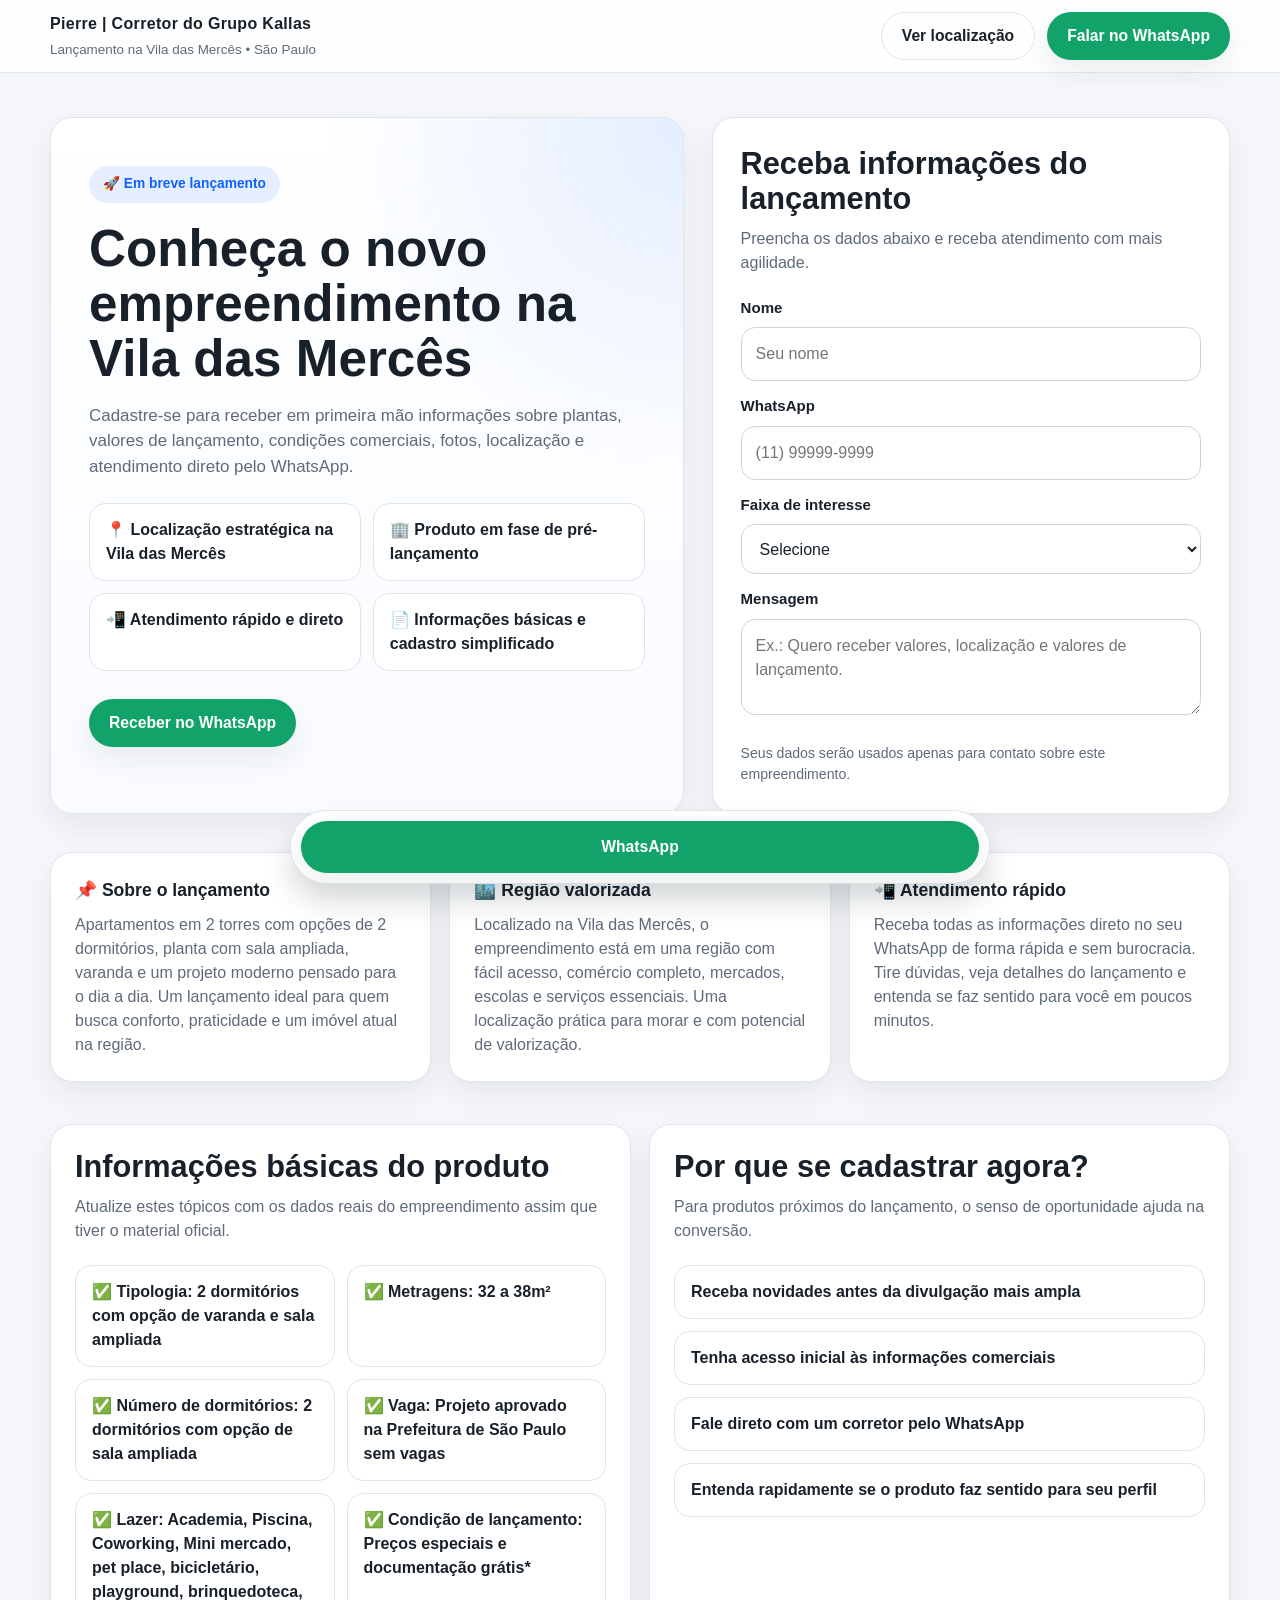
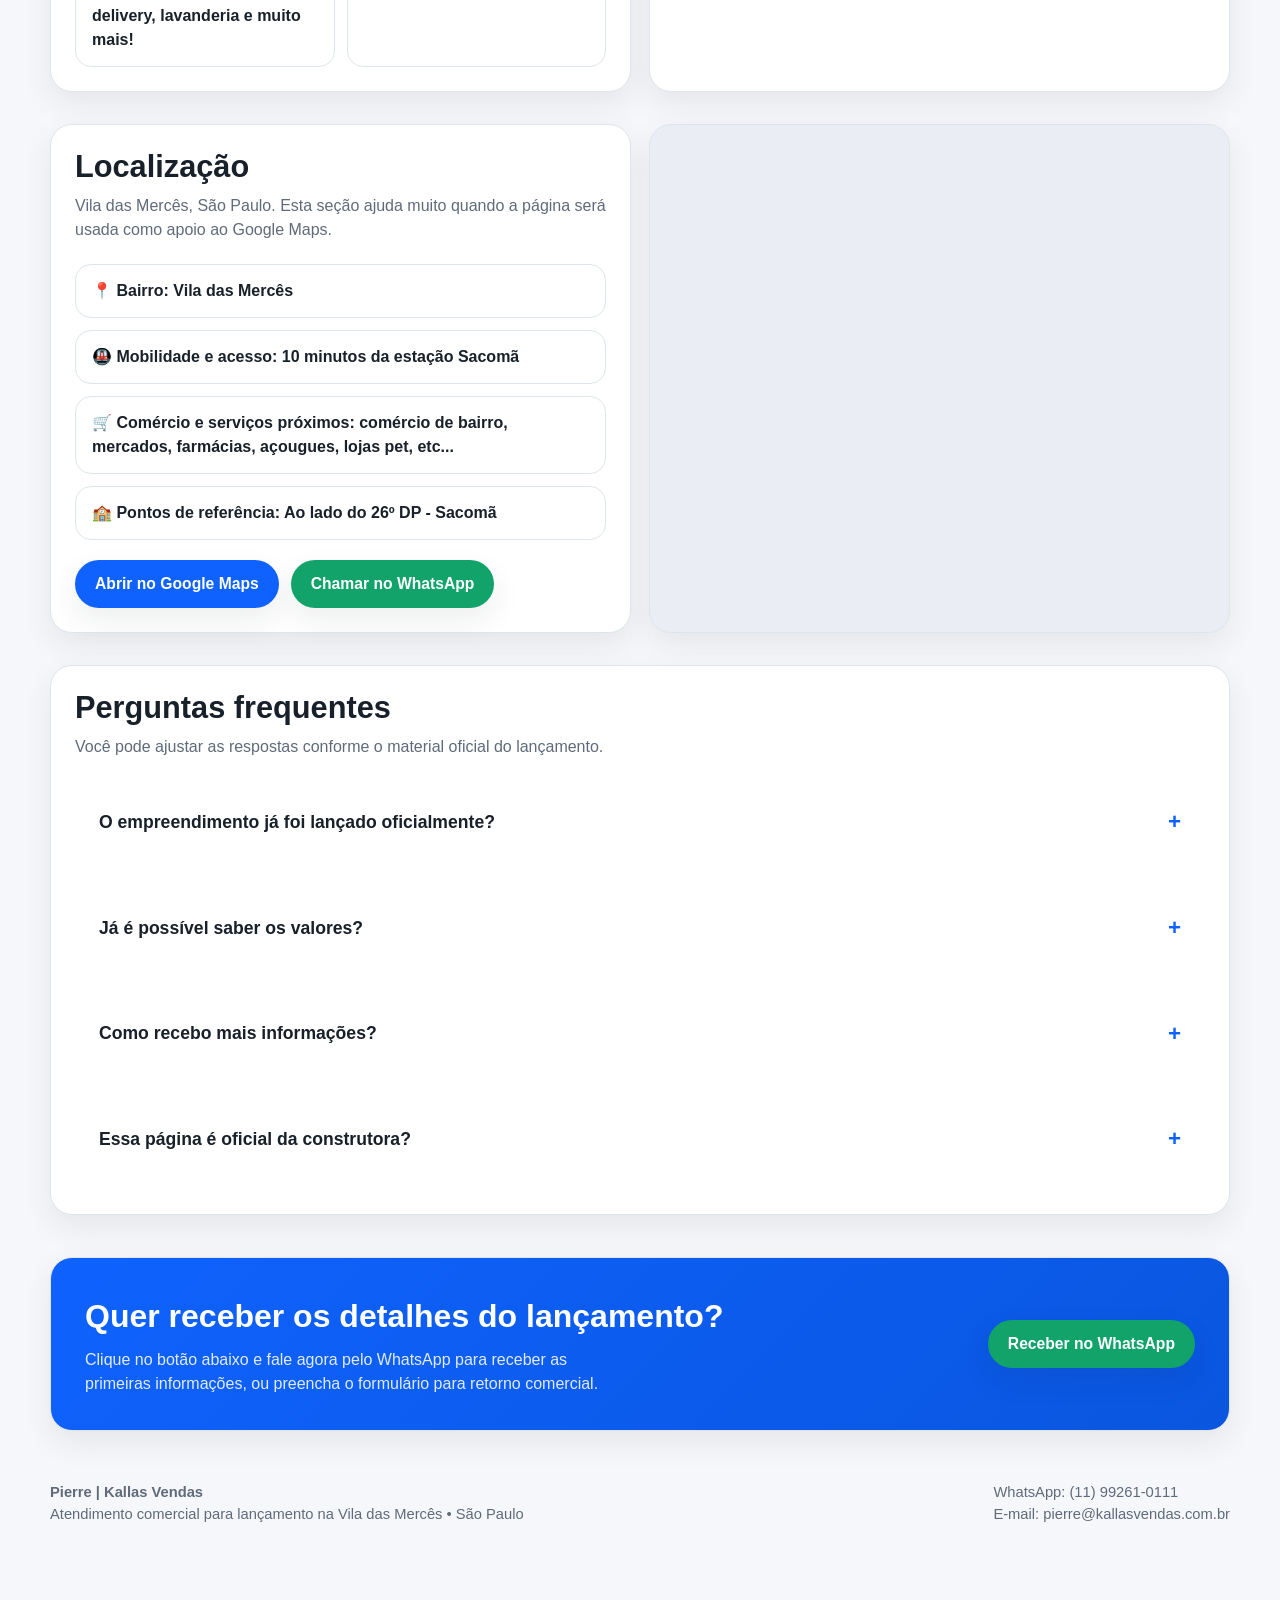
<file: index.html>
<!DOCTYPE html>
<html lang="pt-BR">
<head>
  <meta charset="UTF-8" />
  <meta name="viewport" content="width=device-width, initial-scale=1.0" />
  <title>Lançamento na Vila das Mercês | Cadastre-se</title>
  <meta
    name="description"
    content="Conheça o novo lançamento imobiliário na Vila das Mercês, São Paulo. Receba informações, valores de lançamento, plantas e condições pelo WhatsApp."
  />
  <style>
    :root {
      --bg: #f6f7fb;
      --surface: #ffffff;
      --surface-2: #f1f4f8;
      --text: #18202a;
      --muted: #5f6b7a;
      --line: #dfe5ec;
      --primary: #0f62fe;
      --primary-dark: #0b4dcc;
      --accent: #11a36a;
      --accent-dark: #0b7a4f;
      --shadow: 0 12px 30px rgba(24, 32, 42, 0.08);
      --radius-lg: 22px;
      --radius-md: 16px;
      --radius-sm: 12px;
      --container: 1180px;
    }

    * {
      box-sizing: border-box;
    }

    html {
      scroll-behavior: smooth;
    }

    body {
      margin: 0;
      font-family: Arial, Helvetica, sans-serif;
      background: var(--bg);
      color: var(--text);
      line-height: 1.5;
    }

    img {
      max-width: 100%;
      display: block;
    }

    a {
      color: inherit;
      text-decoration: none;
    }

    .container {
      width: min(calc(100% - 32px), var(--container));
      margin: 0 auto;
    }

    .topbar {
      position: sticky;
      top: 0;
      z-index: 40;
      backdrop-filter: blur(14px);
      background: rgba(255, 255, 255, 0.88);
      border-bottom: 1px solid rgba(223, 229, 236, 0.9);
    }

    .topbar__inner {
      min-height: 72px;
      display: flex;
      align-items: center;
      justify-content: space-between;
      gap: 20px;
    }

    .brand {
      display: flex;
      flex-direction: column;
      gap: 4px;
    }

    .brand__name {
      font-size: 1rem;
      font-weight: 700;
      letter-spacing: 0.02em;
    }

    .brand__sub {
      font-size: 0.84rem;
      color: var(--muted);
    }

    .topbar__actions {
      display: flex;
      align-items: center;
      gap: 12px;
      flex-wrap: wrap;
    }

    .btn {
      display: inline-flex;
      align-items: center;
      justify-content: center;
      min-height: 48px;
      padding: 0 20px;
      border-radius: 999px;
      border: none;
      cursor: pointer;
      font-size: 0.98rem;
      font-weight: 700;
      transition: 0.2s ease;
    }

    .btn:hover {
      transform: translateY(-1px);
    }

    .btn--primary {
      background: var(--primary);
      color: #fff;
      box-shadow: var(--shadow);
    }

    .btn--primary:hover {
      background: var(--primary-dark);
    }

    .btn--whatsapp {
      background: var(--accent);
      color: #fff;
      box-shadow: var(--shadow);
    }

    .btn--whatsapp:hover {
      background: var(--accent-dark);
    }

    .btn--ghost {
      background: transparent;
      border: 1px solid var(--line);
      color: var(--text);
    }

    .hero {
      padding: 44px 0 30px;
    }

    .hero__grid {
      display: grid;
      grid-template-columns: 1.1fr 0.9fr;
      gap: 28px;
      align-items: stretch;
    }

    .card {
      background: var(--surface);
      border: 1px solid var(--line);
      border-radius: var(--radius-lg);
      box-shadow: var(--shadow);
    }

    .hero__content {
      padding: 38px;
      display: flex;
      flex-direction: column;
      justify-content: center;
      background:
        radial-gradient(circle at top right, rgba(15, 98, 254, 0.11), transparent 38%),
        linear-gradient(180deg, #ffffff, #f9fbff);
    }

    .badge {
      width: fit-content;
      padding: 8px 14px;
      border-radius: 999px;
      background: rgba(15, 98, 254, 0.1);
      color: var(--primary);
      font-size: 0.86rem;
      font-weight: 700;
      margin-bottom: 18px;
    }

    h1 {
      margin: 0 0 16px;
      font-size: clamp(2rem, 4vw, 3.5rem);
      line-height: 1.08;
    }

    .hero__lead {
      margin: 0 0 24px;
      font-size: 1.06rem;
      color: var(--muted);
      max-width: 58ch;
    }

    .hero__highlights {
      display: grid;
      grid-template-columns: repeat(2, minmax(0, 1fr));
      gap: 12px;
      margin: 0 0 28px;
      padding: 0;
      list-style: none;
    }

    .hero__highlights li,
    .feature-list li,
    .info-list li {
      background: var(--surface);
      border: 1px solid var(--line);
      border-radius: var(--radius-md);
      padding: 14px 16px;
      font-weight: 600;
    }

    .hero__cta {
      display: flex;
      gap: 12px;
      flex-wrap: wrap;
      margin-bottom: 18px;
    }

    .hero__note {
      margin: 0;
      font-size: 0.92rem;
      color: var(--muted);
    }

    .hero__form {
      padding: 28px;
      display: flex;
      flex-direction: column;
      justify-content: center;
    }

    .section-title {
      margin: 0 0 10px;
      font-size: clamp(1.5rem, 2.4vw, 2.2rem);
      line-height: 1.15;
    }

    .section-text {
      margin: 0;
      color: var(--muted);
    }

    form {
      margin-top: 22px;
      display: grid;
      gap: 14px;
    }

    .field {
      display: grid;
      gap: 8px;
    }

    .field label {
      font-weight: 700;
      font-size: 0.94rem;
    }

    .field input,
    .field select,
    .field textarea {
      width: 100%;
      min-height: 50px;
      padding: 14px 14px;
      border: 1px solid #ccd6e0;
      border-radius: 14px;
      font: inherit;
      color: var(--text);
      background: #fff;
      outline: none;
      transition: border-color 0.2s ease, box-shadow 0.2s ease;
    }

    .field textarea {
      min-height: 96px;
      resize: vertical;
    }

    .field input:focus,
    .field select:focus,
    .field textarea:focus {
      border-color: var(--primary);
      box-shadow: 0 0 0 4px rgba(15, 98, 254, 0.12);
    }

    .form__helper,
    .privacy {
      font-size: 0.88rem;
      color: var(--muted);
      margin: 0;
    }

    .status {
      display: none;
      padding: 14px 16px;
      border-radius: 14px;
      font-weight: 700;
      font-size: 0.94rem;
    }

    .status.is-visible {
      display: block;
    }

    .status.is-success {
      background: rgba(17, 163, 106, 0.12);
      color: var(--accent-dark);
      border: 1px solid rgba(17, 163, 106, 0.24);
    }

    .status.is-error {
      background: rgba(216, 66, 66, 0.1);
      color: #b42318;
      border: 1px solid rgba(216, 66, 66, 0.18);
    }

    section {
      padding: 18px 0 24px;
    }

    .features,
    .location,
    .faq,
    .contact {
      padding-top: 8px;
    }

    .grid-3,
    .grid-2 {
      display: grid;
      gap: 18px;
    }

    .grid-3 {
      grid-template-columns: repeat(3, minmax(0, 1fr));
    }

    .grid-2 {
      grid-template-columns: repeat(2, minmax(0, 1fr));
    }

    .info-card,
    .faq-item,
    .location-card,
    .contact-card {
      padding: 24px;
    }

    .info-card h3,
    .location-card h3,
    .contact-card h3,
    .faq-item summary {
      margin: 0 0 10px;
      font-size: 1.1rem;
    }

    .info-card p,
    .location-card p,
    .contact-card p,
    .faq-item p {
      margin: 0;
      color: var(--muted);
    }

    .feature-list,
    .info-list {
      padding: 0;
      margin: 22px 0 0;
      list-style: none;
      display: grid;
      gap: 12px;
    }

    .feature-list {
      grid-template-columns: repeat(2, minmax(0, 1fr));
    }

    .faq-list {
      display: grid;
      gap: 14px;
      margin-top: 22px;
    }

    .faq-item {
      overflow: hidden;
    }

    .faq-item summary {
      list-style: none;
      cursor: pointer;
      font-weight: 700;
      display: flex;
      align-items: center;
      justify-content: space-between;
      gap: 16px;
    }

    .faq-item summary::-webkit-details-marker {
      display: none;
    }

    .faq-item summary::after {
      content: "+";
      font-size: 1.4rem;
      color: var(--primary);
      flex-shrink: 0;
    }

    .faq-item[open] summary::after {
      content: "–";
    }

    .faq-item p {
      padding-top: 12px;
    }

    .map-wrap {
      border-radius: var(--radius-lg);
      overflow: hidden;
      border: 1px solid var(--line);
      min-height: 340px;
      background: #eaeef4;
    }

    .map-wrap iframe {
      width: 100%;
      height: 100%;
      min-height: 340px;
      border: 0;
    }

    .cta-band {
      padding: 34px;
      display: flex;
      align-items: center;
      justify-content: space-between;
      gap: 20px;
      margin-top: 10px;
      background: linear-gradient(135deg, #0f62fe, #0a56df);
      color: #fff;
    }

    .cta-band h2 {
      margin: 0 0 8px;
      font-size: clamp(1.5rem, 2.5vw, 2.4rem);
    }

    .cta-band p {
      margin: 0;
      color: rgba(255, 255, 255, 0.88);
      max-width: 60ch;
    }

    footer {
      padding: 26px 0 90px;
    }

    .footer {
      display: flex;
      align-items: center;
      justify-content: space-between;
      gap: 18px;
      flex-wrap: wrap;
      color: var(--muted);
      font-size: 0.92rem;
    }

    .floating-bar {
      position: fixed;
      left: 50%;
      bottom: 16px;
      transform: translateX(-50%);
      width: min(calc(100% - 20px), 700px);
      background: rgba(255, 255, 255, 0.95);
      border: 1px solid rgba(223, 229, 236, 0.95);
      box-shadow: 0 18px 30px rgba(24, 32, 42, 0.14);
      border-radius: 999px;
      padding: 10px;
      z-index: 55;
      display: flex;
      gap: 10px;
      backdrop-filter: blur(12px);
    }

    .floating-bar .btn {
      flex: 1;
      min-height: 52px;
    }

    @media (max-width: 980px) {
      .hero__grid,
      .grid-3,
      .grid-2,
      .feature-list,
      .cta-band {
        grid-template-columns: 1fr;
      }

      .hero__content,
      .hero__form,
      .cta-band {
        padding: 24px;
      }

      .cta-band {
        display: grid;
      }
    }

    @media (max-width: 720px) {
      .topbar__inner,
      .topbar__actions,
      .hero__cta,
      .footer {
        flex-direction: column;
        align-items: stretch;
      }

      .hero {
        padding-top: 24px;
      }

      .hero__highlights {
        grid-template-columns: 1fr;
      }

      .floating-bar {
        border-radius: 24px;
        padding: 12px;
        display: grid;
      }

      .btn,
      .floating-bar .btn {
        width: 100%;
      }
    }
  </style>
</head>
<body>
  <header class="topbar">
    <div class="container topbar__inner">
      <div class="brand">
        <span class="brand__name">Pierre | Corretor do Grupo Kallas </span>
        <span class="brand__sub">Lançamento na Vila das Mercês • São Paulo</span>
      </div>
      <div class="topbar__actions">
        <a class="btn btn--ghost" href="#localizacao">Ver localização</a>
        <a class="btn btn--whatsapp" id="topWhatsappBtn" href="https://wa.me/5511992610111?text=Olá!%20Quero%20mais%20informações%20sobre%20o%20lançamento%20na%20Vila%20das%20Mercês." target="_blank" rel="noopener noreferrer">Falar no WhatsApp</a>
      </div>
    </div>
  </header>

  <main>
    <section class="hero">
      <div class="container hero__grid">
        <div class="card hero__content">
          <div class="badge">🚀 Em breve lançamento</div>
          <h1>Conheça o novo empreendimento na Vila das Mercês</h1>
          <p class="hero__lead">
            Cadastre-se para receber em primeira mão informações sobre plantas, valores de lançamento,
            condições comerciais, fotos, localização e atendimento direto pelo WhatsApp.
          </p>

          <ul class="hero__highlights">
            <li>📍 Localização estratégica na Vila das Mercês</li>
            <li>🏢 Produto em fase de pré-lançamento</li>
            <li>📲 Atendimento rápido e direto</li>
            <li>📄 Informações básicas e cadastro simplificado</li>
          </ul>

          <div class="hero__cta">
            
            <a class="btn btn--whatsapp" href="https://wa.me/5511992610111?text=Olá!%20Tenho%20interesse%20no%20lançamento%20da%20Vila%20das%20Mercês.%20Pode%20me%20passar%20mais%20informações?" target="_blank" rel="noopener noreferrer">Receber no WhatsApp</a>
          </div>

          <p class="hero__note">
            
          </p>
        </div>

        <aside class="card hero__form" id="cadastro">
          <h2 class="section-title">Receba informações do lançamento</h2>
          <p class="section-text">
            Preencha os dados abaixo e receba atendimento com mais agilidade.
          </p>

          <form id="leadForm">
            <div class="field">
              <label for="name">Nome</label>
              <input id="name" name="name" type="text" placeholder="Seu nome" required />
            </div>

            <div class="field">
              <label for="phone">WhatsApp</label>
              <input id="phone" name="phone" type="tel" placeholder="(11) 99999-9999" required />
            </div>

            <div class="field">
              <label for="interest">Faixa de interesse</label>
              <select id="interest" name="interest" required>
                <option value="">Selecione</option>
                <option value="Primeiro imóvel">Primeiro imóvel</option>
                <option value="Moradia própria">Moradia própria</option>
                <option value="Investimento">Investimento</option>
                <option value="Ainda avaliando">Ainda avaliando</option>
              </select>
            </div>

            <div class="field">
              <label for="message">Mensagem</label>
              <textarea id="message" name="message" placeholder="Ex.: Quero receber valores, localização e valores de lançamento."></textarea>
            </div>

            
            <p class="form__helper"></p>
            <p class="privacy">Seus dados serão usados apenas para contato sobre este empreendimento.</p>
            <div class="status" id="formStatus"></div>
          </form>
        </aside>
      </div>
    </section>

    <section class="features">
      <div class="container">
        <div class="grid-3">
          <article class="card info-card">
            <h3>📌 Sobre o lançamento</h3>
            <p>
              Apartamentos em 2 torres com opções de 2 dormitórios, planta com sala ampliada, varanda e um projeto moderno pensado para o dia a dia. Um lançamento ideal para quem busca conforto, praticidade e um imóvel atual na região.
            </p>
          </article>

          <article class="card info-card">
            <h3>🏙️ Região valorizada</h3>
            <p>
             Localizado na Vila das Mercês, o empreendimento está em uma região com fácil acesso, comércio completo, mercados, escolas e serviços essenciais. Uma localização prática para morar e com potencial de valorização.
            </p>
          </article>

          <article class="card info-card">
            <h3>📲 Atendimento rápido</h3>
            <p>
              Receba todas as informações direto no seu WhatsApp de forma rápida e sem burocracia. Tire dúvidas, veja detalhes do lançamento e entenda se faz sentido para você em poucos minutos.
            </p>
          </article>
        </div>
      </div>
    </section>

    <section>
      <div class="container grid-2">
        <article class="card info-card">
          <h2 class="section-title">Informações básicas do produto</h2>
          <p class="section-text">
            Atualize estes tópicos com os dados reais do empreendimento assim que tiver o material oficial.
          </p>
          <ul class="feature-list">
            <li>✅ Tipologia: 2 dormitórios com opção de varanda e sala ampliada </li>
            <li>✅ Metragens: 32 a 38m²</li>
            <li>✅ Número de dormitórios: 2 dormitórios com opção de sala ampliada </li>
            <li>✅ Vaga: Projeto aprovado na Prefeitura de São Paulo sem vagas</li>
            <li>✅ Lazer: Academia, Piscina, Coworking, Mini mercado, pet place, bicicletário, playground, brinquedoteca, delivery, lavanderia e muito mais! </li>
            <li>✅ Condição de lançamento: Preços especiais e documentação grátis*</li>
          </ul>
        </article>

        <article class="card info-card">
          <h2 class="section-title">Por que se cadastrar agora?</h2>
          <p class="section-text">
            Para produtos próximos do lançamento, o senso de oportunidade ajuda na conversão.
          </p>
          <ul class="info-list">
            <li>Receba novidades antes da divulgação mais ampla</li>
            <li>Tenha acesso inicial às informações comerciais</li>
            <li>Fale direto com um corretor pelo WhatsApp</li>
            <li>Entenda rapidamente se o produto faz sentido para seu perfil</li>
          </ul>
        </article>
      </div>
    </section>

    <section class="location" id="localizacao">
      <div class="container grid-2">
        <article class="card location-card">
          <h2 class="section-title">Localização</h2>
          <p class="section-text">
            Vila das Mercês, São Paulo. Esta seção ajuda muito quando a página será usada como apoio ao Google Maps.
          </p>
          <ul class="info-list">
            <li>📍 Bairro: Vila das Mercês</li>
            <li>🚇 Mobilidade e acesso: 10 minutos da estação Sacomã</li>
            <li>🛒 Comércio e serviços próximos: comércio de bairro, mercados, farmácias, açougues, lojas pet, etc... </li>
            <li>🏫 Pontos de referência: Ao lado do 26º DP - Sacomã </li>
          </ul>
          <div style="margin-top: 20px; display: flex; gap: 12px; flex-wrap: wrap;">
            <a class="btn btn--primary" href="https://www.google.com/maps/place/Kazzas+Vila+das+Merc%C3%AAs/@-23.6231399,-46.6026683,226m/data=!3m1!1e3!4m6!3m5!1s0x94ce5bb691fa6761:0xd5246a7b2c9a9497!8m2!3d-23.6235306!4d-46.6025646!16s%2Fg%2F11zkwfbxp0!5m1!1e2?entry=ttu&g_ep=EgoyMDI2MDQxNC4wIKXMDSoASAFQAw%3D%3D" target="_blank" rel="noopener noreferrer">Abrir no Google Maps</a>
            <a class="btn btn--whatsapp" href="https://wa.me/5511992610111?text=Olá!%20Vi%20a%20página%20do%20lançamento%20na%20Vila%20das%20Mercês%20e%20quero%20mais%20detalhes." target="_blank" rel="noopener noreferrer">Chamar no WhatsApp</a>
          </div>
        </article>

        <div class="map-wrap card" aria-label="Mapa da localização do empreendimento">
          <iframe
            title="Mapa Vila das Mercês"
            src="https://www.google.com/maps?q=Vila%20das%20Mercês%2C%20São%20Paulo&z=15&output=embed"
            loading="lazy"
            referrerpolicy="no-referrer-when-downgrade">
          </iframe>
        </div>
      </div>
    </section>

    <section class="faq">
      <div class="container">
        <div class="card info-card">
          <h2 class="section-title">Perguntas frequentes</h2>
          <p class="section-text">Você pode ajustar as respostas conforme o material oficial do lançamento.</p>

          <div class="faq-list">
            <details class="faq-item">
              <summary>O empreendimento já foi lançado oficialmente?</summary>
              <p>
                Ainda está em fase de pré-lançamento ou lançamento iminente. Cadastre-se para receber as informações assim que forem disponibilizadas.
              </p>
            </details>

            <details class="faq-item">
              <summary>Já é possível saber os valores?</summary>
              <p>
                Os valores finais podem variar conforme a fase comercial. Deixe seu contato para receber as condições atualizadas assim que estiverem disponíveis.
              </p>
            </details>

            <details class="faq-item">
              <summary>Como recebo mais informações?</summary>
              <p>
                Você pode preencher o formulário desta página ou falar diretamente pelo WhatsApp para atendimento mais rápido.
              </p>
            </details>

            <details class="faq-item">
              <summary>Essa página é oficial da construtora?</summary>
              <p>
                Não. Esta página é independente.  
              </p>
            </details>
          </div>
        </div>
      </div>
    </section>

    <section class="contact">
      <div class="container">
        <div class="card cta-band">
          <div>
            <h2>Quer receber os detalhes do lançamento?</h2>
            <p>
              Clique no botão abaixo e fale agora pelo WhatsApp para receber as primeiras informações,
              ou preencha o formulário para retorno comercial.
            </p>
          </div>
          <div style="display:flex; gap:12px; flex-wrap: wrap;">
            <a class="btn btn--whatsapp" href="https://wa.me/5511992610111?text=Olá!%20Quero%20receber%20informações%20sobre%20o%20lançamento%20na%20Vila%20das%20Mercês." target="_blank" rel="noopener noreferrer">Receber no WhatsApp</a>
           
          </div>
        </div>
      </div>
    </section>
  </main>

  <footer>
    <div class="container footer">
      <div>
        <strong>Pierre | Kallas Vendas</strong><br />
        Atendimento comercial para lançamento na Vila das Mercês • São Paulo
      </div>
      <div>
        WhatsApp: (11) 99261-0111<br />
        E-mail: pierre@kallasvendas.com.br
      </div>
    </div>
  </footer>

  <div class="floating-bar">
    
    <a class="btn btn--whatsapp" href="https://wa.me/5511992610111?text=Olá!%20Quero%20falar%20sobre%20o%20lançamento%20na%20Vila%20das%20Mercês." target="_blank" rel="noopener noreferrer">WhatsApp</a>
  </div>

  <script>
    const form = document.getElementById('leadForm');
    const statusBox = document.getElementById('formStatus');
    const phoneInput = document.getElementById('phone');

    function formatPhone(value) {
      const digits = value.replace(/\D/g, '').slice(0, 11);

      if (digits.length <= 2) return digits;
      if (digits.length <= 7) return `(${digits.slice(0, 2)}) ${digits.slice(2)}`;
      if (digits.length <= 11) return `(${digits.slice(0, 2)}) ${digits.slice(2, 7)}-${digits.slice(7)}`;
      return value;
    }

    phoneInput.addEventListener('input', (e) => {
      e.target.value = formatPhone(e.target.value);
    });

    function showStatus(message, type) {
      statusBox.textContent = message;
      statusBox.className = `status is-visible ${type === 'success' ? 'is-success' : 'is-error'}`;
    }

    form.addEventListener('submit', function (event) {
      event.preventDefault();

      const name = document.getElementById('name').value.trim();
      const phone = document.getElementById('phone').value.trim();
      const interest = document.getElementById('interest').value.trim();
      const message = document.getElementById('message').value.trim();

      if (!name || !phone || !interest) {
        showStatus('Preencha nome, WhatsApp e faixa de interesse.', 'error');
        return;
      }

      const whatsappNumber = '5511999999999';
      const text = `Olá! Quero informações sobre o lançamento na Vila das Mercês.%0A%0A` +
        `Nome: ${encodeURIComponent(name)}%0A` +
        `WhatsApp: ${encodeURIComponent(phone)}%0A` +
        `Interesse: ${encodeURIComponent(interest)}%0A` +
        `Mensagem: ${encodeURIComponent(message || 'Não informada')}`;

      showStatus('Cadastro preenchido com sucesso. Você será direcionado para o WhatsApp.', 'success');

      setTimeout(() => {
        window.open(`https://wa.me/${5511992610111}?text=${text}`, '_blank');
        form.reset();
      }, 700);
    });
  </script>
</body>
</html>
</file>
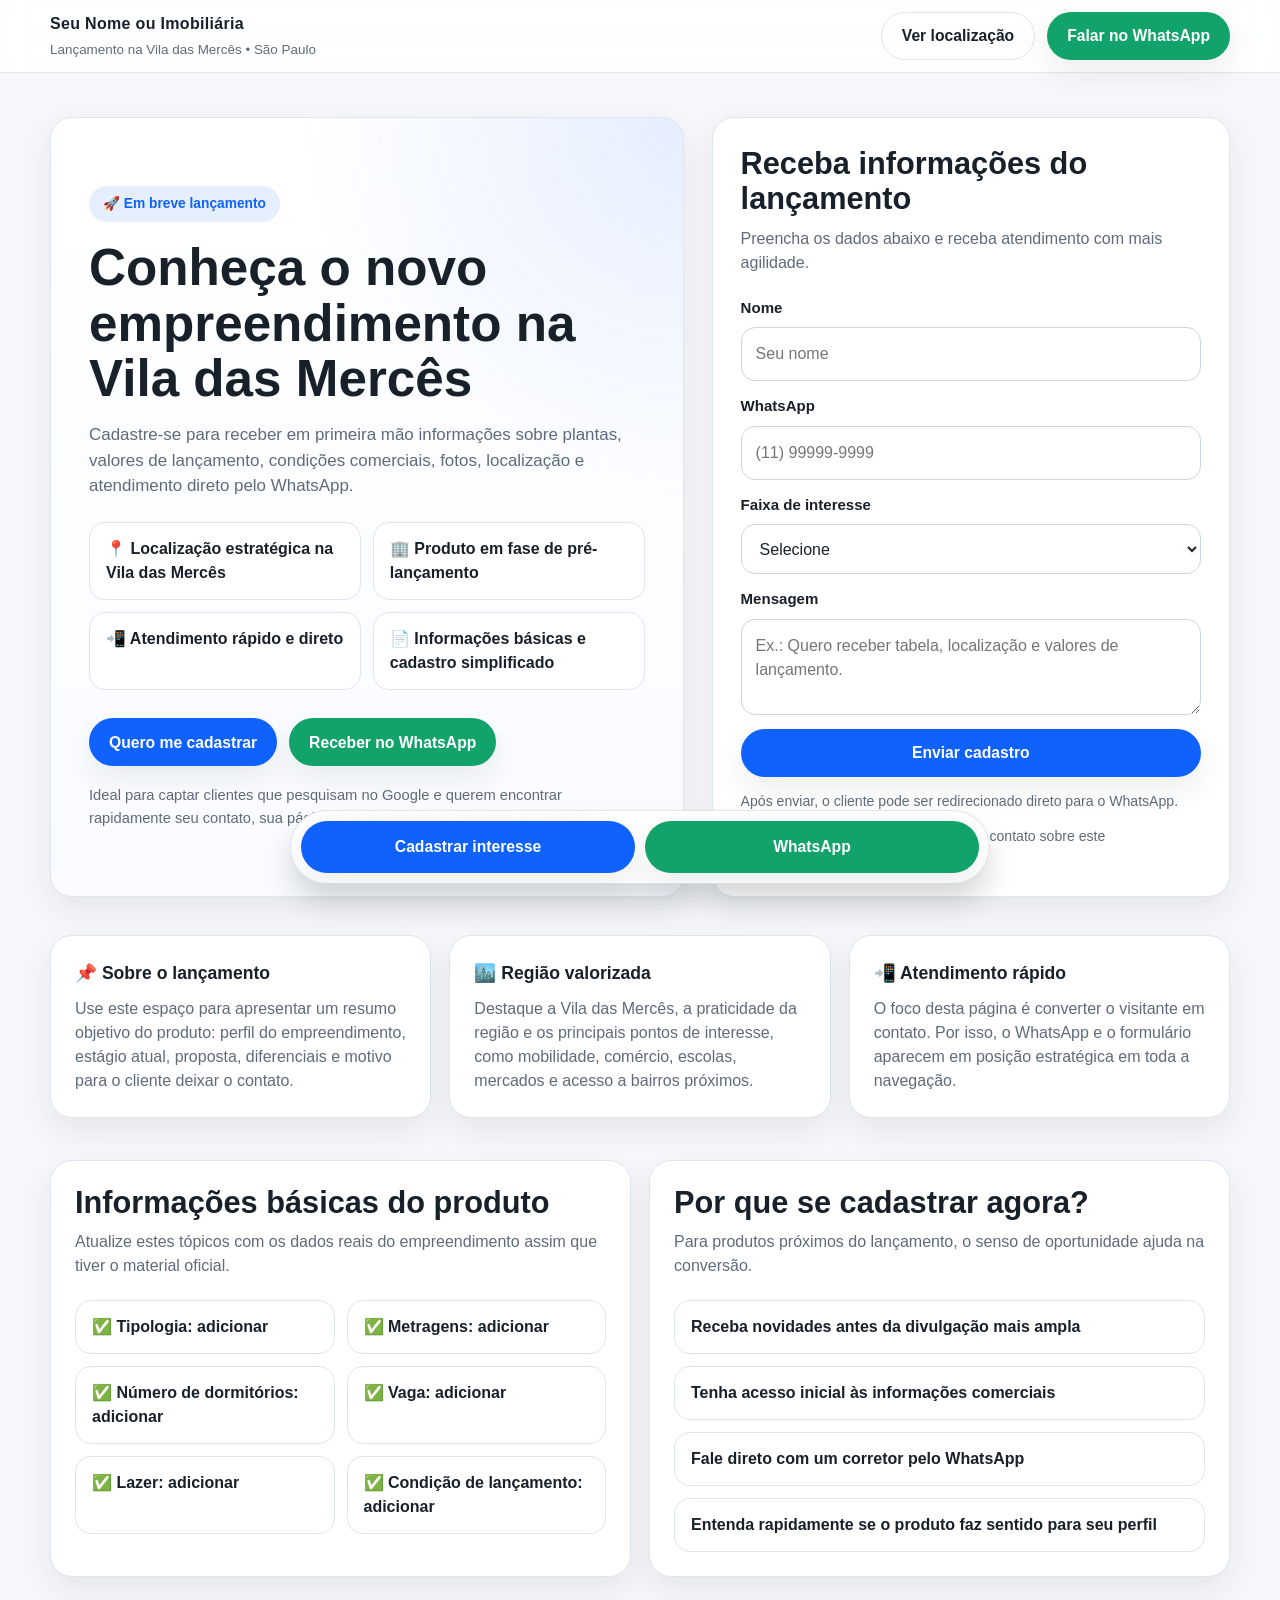
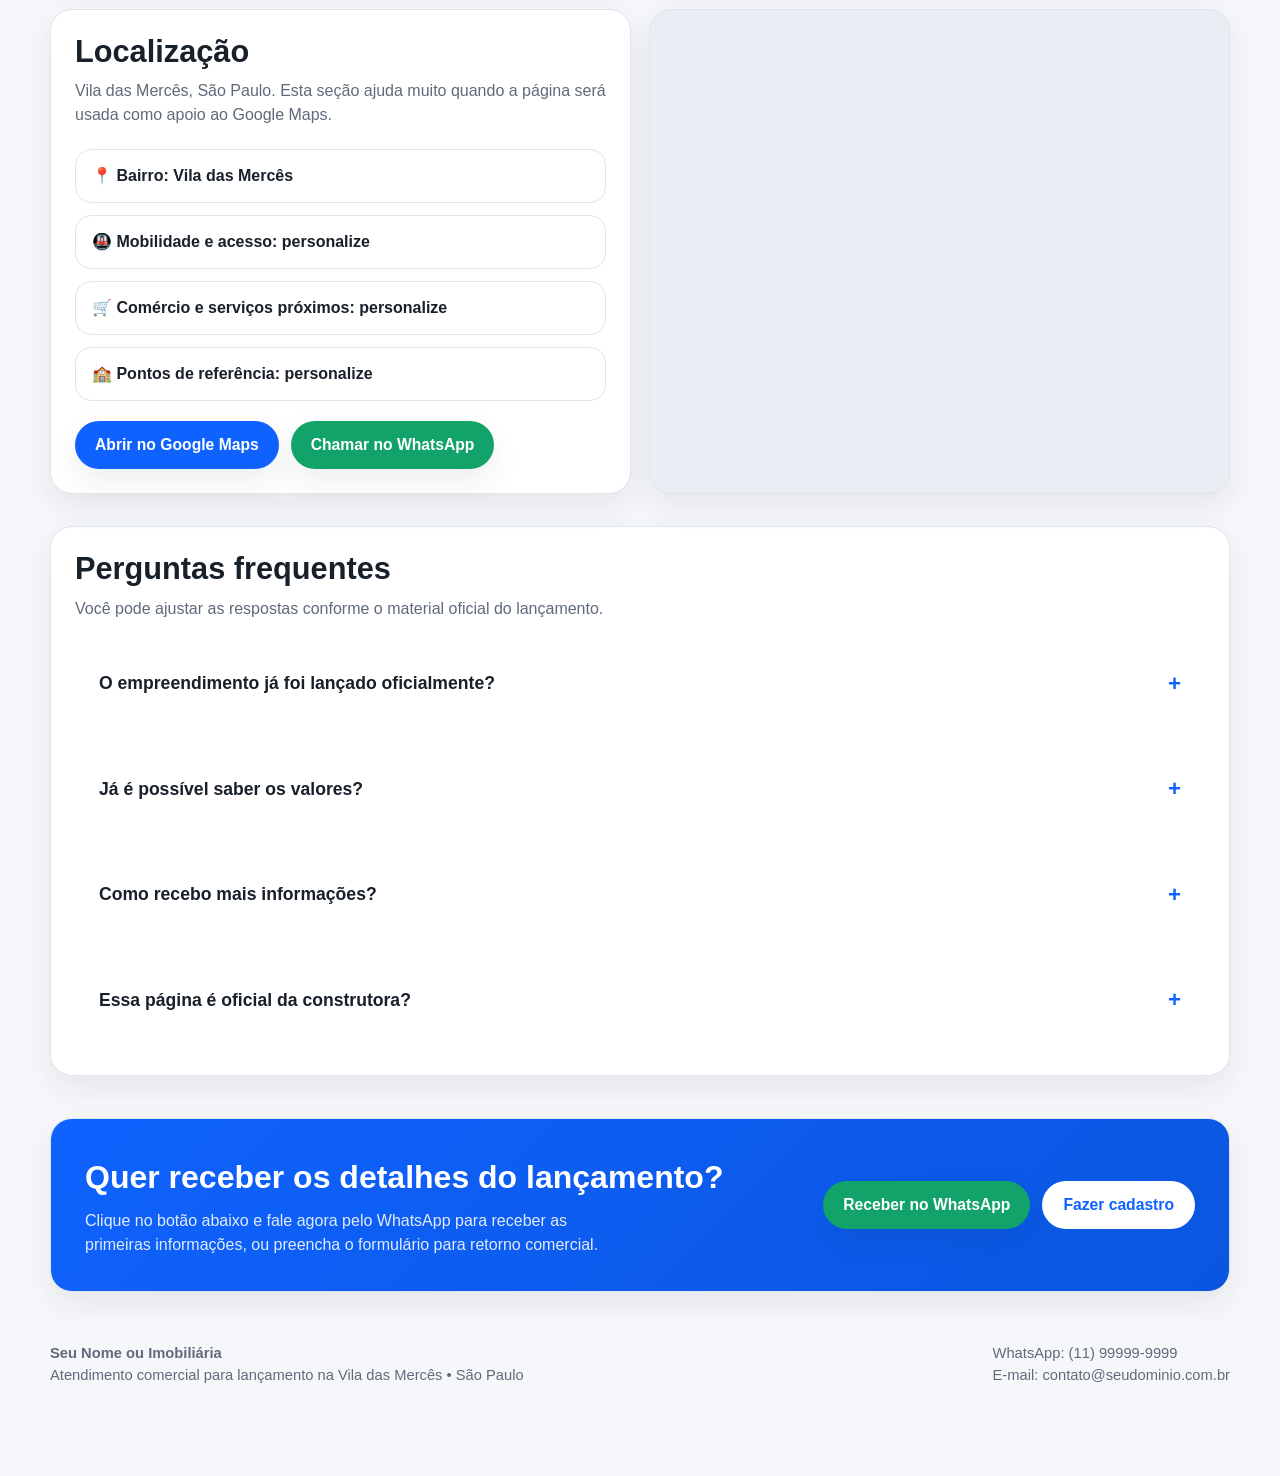
<file: index.html.html>
<!DOCTYPE html>
<html lang="pt-BR">
<head>
  <meta charset="UTF-8" />
  <meta name="viewport" content="width=device-width, initial-scale=1.0" />
  <title>Lançamento na Vila das Mercês | Cadastre-se</title>
  <meta
    name="description"
    content="Conheça o novo lançamento imobiliário na Vila das Mercês, São Paulo. Receba informações, valores de lançamento, plantas e condições pelo WhatsApp."
  />
  <style>
    :root {
      --bg: #f6f7fb;
      --surface: #ffffff;
      --surface-2: #f1f4f8;
      --text: #18202a;
      --muted: #5f6b7a;
      --line: #dfe5ec;
      --primary: #0f62fe;
      --primary-dark: #0b4dcc;
      --accent: #11a36a;
      --accent-dark: #0b7a4f;
      --shadow: 0 12px 30px rgba(24, 32, 42, 0.08);
      --radius-lg: 22px;
      --radius-md: 16px;
      --radius-sm: 12px;
      --container: 1180px;
    }

    * {
      box-sizing: border-box;
    }

    html {
      scroll-behavior: smooth;
    }

    body {
      margin: 0;
      font-family: Arial, Helvetica, sans-serif;
      background: var(--bg);
      color: var(--text);
      line-height: 1.5;
    }

    img {
      max-width: 100%;
      display: block;
    }

    a {
      color: inherit;
      text-decoration: none;
    }

    .container {
      width: min(calc(100% - 32px), var(--container));
      margin: 0 auto;
    }

    .topbar {
      position: sticky;
      top: 0;
      z-index: 40;
      backdrop-filter: blur(14px);
      background: rgba(255, 255, 255, 0.88);
      border-bottom: 1px solid rgba(223, 229, 236, 0.9);
    }

    .topbar__inner {
      min-height: 72px;
      display: flex;
      align-items: center;
      justify-content: space-between;
      gap: 20px;
    }

    .brand {
      display: flex;
      flex-direction: column;
      gap: 4px;
    }

    .brand__name {
      font-size: 1rem;
      font-weight: 700;
      letter-spacing: 0.02em;
    }

    .brand__sub {
      font-size: 0.84rem;
      color: var(--muted);
    }

    .topbar__actions {
      display: flex;
      align-items: center;
      gap: 12px;
      flex-wrap: wrap;
    }

    .btn {
      display: inline-flex;
      align-items: center;
      justify-content: center;
      min-height: 48px;
      padding: 0 20px;
      border-radius: 999px;
      border: none;
      cursor: pointer;
      font-size: 0.98rem;
      font-weight: 700;
      transition: 0.2s ease;
    }

    .btn:hover {
      transform: translateY(-1px);
    }

    .btn--primary {
      background: var(--primary);
      color: #fff;
      box-shadow: var(--shadow);
    }

    .btn--primary:hover {
      background: var(--primary-dark);
    }

    .btn--whatsapp {
      background: var(--accent);
      color: #fff;
      box-shadow: var(--shadow);
    }

    .btn--whatsapp:hover {
      background: var(--accent-dark);
    }

    .btn--ghost {
      background: transparent;
      border: 1px solid var(--line);
      color: var(--text);
    }

    .hero {
      padding: 44px 0 30px;
    }

    .hero__grid {
      display: grid;
      grid-template-columns: 1.1fr 0.9fr;
      gap: 28px;
      align-items: stretch;
    }

    .card {
      background: var(--surface);
      border: 1px solid var(--line);
      border-radius: var(--radius-lg);
      box-shadow: var(--shadow);
    }

    .hero__content {
      padding: 38px;
      display: flex;
      flex-direction: column;
      justify-content: center;
      background:
        radial-gradient(circle at top right, rgba(15, 98, 254, 0.11), transparent 38%),
        linear-gradient(180deg, #ffffff, #f9fbff);
    }

    .badge {
      width: fit-content;
      padding: 8px 14px;
      border-radius: 999px;
      background: rgba(15, 98, 254, 0.1);
      color: var(--primary);
      font-size: 0.86rem;
      font-weight: 700;
      margin-bottom: 18px;
    }

    h1 {
      margin: 0 0 16px;
      font-size: clamp(2rem, 4vw, 3.5rem);
      line-height: 1.08;
    }

    .hero__lead {
      margin: 0 0 24px;
      font-size: 1.06rem;
      color: var(--muted);
      max-width: 58ch;
    }

    .hero__highlights {
      display: grid;
      grid-template-columns: repeat(2, minmax(0, 1fr));
      gap: 12px;
      margin: 0 0 28px;
      padding: 0;
      list-style: none;
    }

    .hero__highlights li,
    .feature-list li,
    .info-list li {
      background: var(--surface);
      border: 1px solid var(--line);
      border-radius: var(--radius-md);
      padding: 14px 16px;
      font-weight: 600;
    }

    .hero__cta {
      display: flex;
      gap: 12px;
      flex-wrap: wrap;
      margin-bottom: 18px;
    }

    .hero__note {
      margin: 0;
      font-size: 0.92rem;
      color: var(--muted);
    }

    .hero__form {
      padding: 28px;
      display: flex;
      flex-direction: column;
      justify-content: center;
    }

    .section-title {
      margin: 0 0 10px;
      font-size: clamp(1.5rem, 2.4vw, 2.2rem);
      line-height: 1.15;
    }

    .section-text {
      margin: 0;
      color: var(--muted);
    }

    form {
      margin-top: 22px;
      display: grid;
      gap: 14px;
    }

    .field {
      display: grid;
      gap: 8px;
    }

    .field label {
      font-weight: 700;
      font-size: 0.94rem;
    }

    .field input,
    .field select,
    .field textarea {
      width: 100%;
      min-height: 50px;
      padding: 14px 14px;
      border: 1px solid #ccd6e0;
      border-radius: 14px;
      font: inherit;
      color: var(--text);
      background: #fff;
      outline: none;
      transition: border-color 0.2s ease, box-shadow 0.2s ease;
    }

    .field textarea {
      min-height: 96px;
      resize: vertical;
    }

    .field input:focus,
    .field select:focus,
    .field textarea:focus {
      border-color: var(--primary);
      box-shadow: 0 0 0 4px rgba(15, 98, 254, 0.12);
    }

    .form__helper,
    .privacy {
      font-size: 0.88rem;
      color: var(--muted);
      margin: 0;
    }

    .status {
      display: none;
      padding: 14px 16px;
      border-radius: 14px;
      font-weight: 700;
      font-size: 0.94rem;
    }

    .status.is-visible {
      display: block;
    }

    .status.is-success {
      background: rgba(17, 163, 106, 0.12);
      color: var(--accent-dark);
      border: 1px solid rgba(17, 163, 106, 0.24);
    }

    .status.is-error {
      background: rgba(216, 66, 66, 0.1);
      color: #b42318;
      border: 1px solid rgba(216, 66, 66, 0.18);
    }

    section {
      padding: 18px 0 24px;
    }

    .features,
    .location,
    .faq,
    .contact {
      padding-top: 8px;
    }

    .grid-3,
    .grid-2 {
      display: grid;
      gap: 18px;
    }

    .grid-3 {
      grid-template-columns: repeat(3, minmax(0, 1fr));
    }

    .grid-2 {
      grid-template-columns: repeat(2, minmax(0, 1fr));
    }

    .info-card,
    .faq-item,
    .location-card,
    .contact-card {
      padding: 24px;
    }

    .info-card h3,
    .location-card h3,
    .contact-card h3,
    .faq-item summary {
      margin: 0 0 10px;
      font-size: 1.1rem;
    }

    .info-card p,
    .location-card p,
    .contact-card p,
    .faq-item p {
      margin: 0;
      color: var(--muted);
    }

    .feature-list,
    .info-list {
      padding: 0;
      margin: 22px 0 0;
      list-style: none;
      display: grid;
      gap: 12px;
    }

    .feature-list {
      grid-template-columns: repeat(2, minmax(0, 1fr));
    }

    .faq-list {
      display: grid;
      gap: 14px;
      margin-top: 22px;
    }

    .faq-item {
      overflow: hidden;
    }

    .faq-item summary {
      list-style: none;
      cursor: pointer;
      font-weight: 700;
      display: flex;
      align-items: center;
      justify-content: space-between;
      gap: 16px;
    }

    .faq-item summary::-webkit-details-marker {
      display: none;
    }

    .faq-item summary::after {
      content: "+";
      font-size: 1.4rem;
      color: var(--primary);
      flex-shrink: 0;
    }

    .faq-item[open] summary::after {
      content: "–";
    }

    .faq-item p {
      padding-top: 12px;
    }

    .map-wrap {
      border-radius: var(--radius-lg);
      overflow: hidden;
      border: 1px solid var(--line);
      min-height: 340px;
      background: #eaeef4;
    }

    .map-wrap iframe {
      width: 100%;
      height: 100%;
      min-height: 340px;
      border: 0;
    }

    .cta-band {
      padding: 34px;
      display: flex;
      align-items: center;
      justify-content: space-between;
      gap: 20px;
      margin-top: 10px;
      background: linear-gradient(135deg, #0f62fe, #0a56df);
      color: #fff;
    }

    .cta-band h2 {
      margin: 0 0 8px;
      font-size: clamp(1.5rem, 2.5vw, 2.4rem);
    }

    .cta-band p {
      margin: 0;
      color: rgba(255, 255, 255, 0.88);
      max-width: 60ch;
    }

    footer {
      padding: 26px 0 90px;
    }

    .footer {
      display: flex;
      align-items: center;
      justify-content: space-between;
      gap: 18px;
      flex-wrap: wrap;
      color: var(--muted);
      font-size: 0.92rem;
    }

    .floating-bar {
      position: fixed;
      left: 50%;
      bottom: 16px;
      transform: translateX(-50%);
      width: min(calc(100% - 20px), 700px);
      background: rgba(255, 255, 255, 0.95);
      border: 1px solid rgba(223, 229, 236, 0.95);
      box-shadow: 0 18px 30px rgba(24, 32, 42, 0.14);
      border-radius: 999px;
      padding: 10px;
      z-index: 55;
      display: flex;
      gap: 10px;
      backdrop-filter: blur(12px);
    }

    .floating-bar .btn {
      flex: 1;
      min-height: 52px;
    }

    @media (max-width: 980px) {
      .hero__grid,
      .grid-3,
      .grid-2,
      .feature-list,
      .cta-band {
        grid-template-columns: 1fr;
      }

      .hero__content,
      .hero__form,
      .cta-band {
        padding: 24px;
      }

      .cta-band {
        display: grid;
      }
    }

    @media (max-width: 720px) {
      .topbar__inner,
      .topbar__actions,
      .hero__cta,
      .footer {
        flex-direction: column;
        align-items: stretch;
      }

      .hero {
        padding-top: 24px;
      }

      .hero__highlights {
        grid-template-columns: 1fr;
      }

      .floating-bar {
        border-radius: 24px;
        padding: 12px;
        display: grid;
      }

      .btn,
      .floating-bar .btn {
        width: 100%;
      }
    }
  </style>
</head>
<body>
  <header class="topbar">
    <div class="container topbar__inner">
      <div class="brand">
        <span class="brand__name">Seu Nome ou Imobiliária</span>
        <span class="brand__sub">Lançamento na Vila das Mercês • São Paulo</span>
      </div>
      <div class="topbar__actions">
        <a class="btn btn--ghost" href="#localizacao">Ver localização</a>
        <a class="btn btn--whatsapp" id="topWhatsappBtn" href="https://wa.me/5511999999999?text=Olá!%20Quero%20mais%20informações%20sobre%20o%20lançamento%20na%20Vila%20das%20Mercês." target="_blank" rel="noopener noreferrer">Falar no WhatsApp</a>
      </div>
    </div>
  </header>

  <main>
    <section class="hero">
      <div class="container hero__grid">
        <div class="card hero__content">
          <div class="badge">🚀 Em breve lançamento</div>
          <h1>Conheça o novo empreendimento na Vila das Mercês</h1>
          <p class="hero__lead">
            Cadastre-se para receber em primeira mão informações sobre plantas, valores de lançamento,
            condições comerciais, fotos, localização e atendimento direto pelo WhatsApp.
          </p>

          <ul class="hero__highlights">
            <li>📍 Localização estratégica na Vila das Mercês</li>
            <li>🏢 Produto em fase de pré-lançamento</li>
            <li>📲 Atendimento rápido e direto</li>
            <li>📄 Informações básicas e cadastro simplificado</li>
          </ul>

          <div class="hero__cta">
            <a class="btn btn--primary" href="#cadastro">Quero me cadastrar</a>
            <a class="btn btn--whatsapp" href="https://wa.me/5511999999999?text=Olá!%20Tenho%20interesse%20no%20lançamento%20da%20Vila%20das%20Mercês.%20Pode%20me%20passar%20mais%20informações?" target="_blank" rel="noopener noreferrer">Receber no WhatsApp</a>
          </div>

          <p class="hero__note">
            Ideal para captar clientes que pesquisam no Google e querem encontrar rapidamente seu contato, sua página e as informações principais do produto.
          </p>
        </div>

        <aside class="card hero__form" id="cadastro">
          <h2 class="section-title">Receba informações do lançamento</h2>
          <p class="section-text">
            Preencha os dados abaixo e receba atendimento com mais agilidade.
          </p>

          <form id="leadForm">
            <div class="field">
              <label for="name">Nome</label>
              <input id="name" name="name" type="text" placeholder="Seu nome" required />
            </div>

            <div class="field">
              <label for="phone">WhatsApp</label>
              <input id="phone" name="phone" type="tel" placeholder="(11) 99999-9999" required />
            </div>

            <div class="field">
              <label for="interest">Faixa de interesse</label>
              <select id="interest" name="interest" required>
                <option value="">Selecione</option>
                <option value="Primeiro imóvel">Primeiro imóvel</option>
                <option value="Moradia própria">Moradia própria</option>
                <option value="Investimento">Investimento</option>
                <option value="Ainda avaliando">Ainda avaliando</option>
              </select>
            </div>

            <div class="field">
              <label for="message">Mensagem</label>
              <textarea id="message" name="message" placeholder="Ex.: Quero receber tabela, localização e valores de lançamento."></textarea>
            </div>

            <button class="btn btn--primary" type="submit">Enviar cadastro</button>
            <p class="form__helper">Após enviar, o cliente pode ser redirecionado direto para o WhatsApp.</p>
            <p class="privacy">Seus dados serão usados apenas para contato sobre este empreendimento.</p>
            <div class="status" id="formStatus"></div>
          </form>
        </aside>
      </div>
    </section>

    <section class="features">
      <div class="container">
        <div class="grid-3">
          <article class="card info-card">
            <h3>📌 Sobre o lançamento</h3>
            <p>
              Use este espaço para apresentar um resumo objetivo do produto: perfil do empreendimento,
              estágio atual, proposta, diferenciais e motivo para o cliente deixar o contato.
            </p>
          </article>

          <article class="card info-card">
            <h3>🏙️ Região valorizada</h3>
            <p>
              Destaque a Vila das Mercês, a praticidade da região e os principais pontos de interesse,
              como mobilidade, comércio, escolas, mercados e acesso a bairros próximos.
            </p>
          </article>

          <article class="card info-card">
            <h3>📲 Atendimento rápido</h3>
            <p>
              O foco desta página é converter o visitante em contato. Por isso, o WhatsApp e o formulário
              aparecem em posição estratégica em toda a navegação.
            </p>
          </article>
        </div>
      </div>
    </section>

    <section>
      <div class="container grid-2">
        <article class="card info-card">
          <h2 class="section-title">Informações básicas do produto</h2>
          <p class="section-text">
            Atualize estes tópicos com os dados reais do empreendimento assim que tiver o material oficial.
          </p>
          <ul class="feature-list">
            <li>✅ Tipologia: adicionar</li>
            <li>✅ Metragens: adicionar</li>
            <li>✅ Número de dormitórios: adicionar</li>
            <li>✅ Vaga: adicionar</li>
            <li>✅ Lazer: adicionar</li>
            <li>✅ Condição de lançamento: adicionar</li>
          </ul>
        </article>

        <article class="card info-card">
          <h2 class="section-title">Por que se cadastrar agora?</h2>
          <p class="section-text">
            Para produtos próximos do lançamento, o senso de oportunidade ajuda na conversão.
          </p>
          <ul class="info-list">
            <li>Receba novidades antes da divulgação mais ampla</li>
            <li>Tenha acesso inicial às informações comerciais</li>
            <li>Fale direto com um corretor pelo WhatsApp</li>
            <li>Entenda rapidamente se o produto faz sentido para seu perfil</li>
          </ul>
        </article>
      </div>
    </section>

    <section class="location" id="localizacao">
      <div class="container grid-2">
        <article class="card location-card">
          <h2 class="section-title">Localização</h2>
          <p class="section-text">
            Vila das Mercês, São Paulo. Esta seção ajuda muito quando a página será usada como apoio ao Google Maps.
          </p>
          <ul class="info-list">
            <li>📍 Bairro: Vila das Mercês</li>
            <li>🚇 Mobilidade e acesso: personalize</li>
            <li>🛒 Comércio e serviços próximos: personalize</li>
            <li>🏫 Pontos de referência: personalize</li>
          </ul>
          <div style="margin-top: 20px; display: flex; gap: 12px; flex-wrap: wrap;">
            <a class="btn btn--primary" href="https://maps.google.com/?q=Vila%20das%20Mercês%2C%20São%20Paulo" target="_blank" rel="noopener noreferrer">Abrir no Google Maps</a>
            <a class="btn btn--whatsapp" href="https://wa.me/5511999999999?text=Olá!%20Vi%20a%20página%20do%20lançamento%20na%20Vila%20das%20Mercês%20e%20quero%20mais%20detalhes." target="_blank" rel="noopener noreferrer">Chamar no WhatsApp</a>
          </div>
        </article>

        <div class="map-wrap card" aria-label="Mapa da localização do empreendimento">
          <iframe
            title="Mapa Vila das Mercês"
            src="https://www.google.com/maps?q=Vila%20das%20Mercês%2C%20São%20Paulo&z=15&output=embed"
            loading="lazy"
            referrerpolicy="no-referrer-when-downgrade">
          </iframe>
        </div>
      </div>
    </section>

    <section class="faq">
      <div class="container">
        <div class="card info-card">
          <h2 class="section-title">Perguntas frequentes</h2>
          <p class="section-text">Você pode ajustar as respostas conforme o material oficial do lançamento.</p>

          <div class="faq-list">
            <details class="faq-item">
              <summary>O empreendimento já foi lançado oficialmente?</summary>
              <p>
                Ainda está em fase de pré-lançamento ou lançamento iminente. Cadastre-se para receber as informações assim que forem disponibilizadas.
              </p>
            </details>

            <details class="faq-item">
              <summary>Já é possível saber os valores?</summary>
              <p>
                Os valores finais podem variar conforme a fase comercial. Deixe seu contato para receber as condições atualizadas assim que estiverem disponíveis.
              </p>
            </details>

            <details class="faq-item">
              <summary>Como recebo mais informações?</summary>
              <p>
                Você pode preencher o formulário desta página ou falar diretamente pelo WhatsApp para atendimento mais rápido.
              </p>
            </details>

            <details class="faq-item">
              <summary>Essa página é oficial da construtora?</summary>
              <p>
                Esta página pode ser usada como canal de captação e atendimento comercial. Ajuste este texto conforme sua estratégia e posicionamento profissional.
              </p>
            </details>
          </div>
        </div>
      </div>
    </section>

    <section class="contact">
      <div class="container">
        <div class="card cta-band">
          <div>
            <h2>Quer receber os detalhes do lançamento?</h2>
            <p>
              Clique no botão abaixo e fale agora pelo WhatsApp para receber as primeiras informações,
              ou preencha o formulário para retorno comercial.
            </p>
          </div>
          <div style="display:flex; gap:12px; flex-wrap: wrap;">
            <a class="btn btn--whatsapp" href="https://wa.me/5511999999999?text=Olá!%20Quero%20receber%20informações%20sobre%20o%20lançamento%20na%20Vila%20das%20Mercês." target="_blank" rel="noopener noreferrer">Receber no WhatsApp</a>
            <a class="btn btn--ghost" href="#cadastro" style="background: #fff; color: var(--primary); border-color: transparent;">Fazer cadastro</a>
          </div>
        </div>
      </div>
    </section>
  </main>

  <footer>
    <div class="container footer">
      <div>
        <strong>Seu Nome ou Imobiliária</strong><br />
        Atendimento comercial para lançamento na Vila das Mercês • São Paulo
      </div>
      <div>
        WhatsApp: (11) 99999-9999<br />
        E-mail: contato@seudominio.com.br
      </div>
    </div>
  </footer>

  <div class="floating-bar">
    <a class="btn btn--primary" href="#cadastro">Cadastrar interesse</a>
    <a class="btn btn--whatsapp" href="https://wa.me/5511999999999?text=Olá!%20Quero%20falar%20sobre%20o%20lançamento%20na%20Vila%20das%20Mercês." target="_blank" rel="noopener noreferrer">WhatsApp</a>
  </div>

  <script>
    const form = document.getElementById('leadForm');
    const statusBox = document.getElementById('formStatus');
    const phoneInput = document.getElementById('phone');

    function formatPhone(value) {
      const digits = value.replace(/\D/g, '').slice(0, 11);

      if (digits.length <= 2) return digits;
      if (digits.length <= 7) return `(${digits.slice(0, 2)}) ${digits.slice(2)}`;
      if (digits.length <= 11) return `(${digits.slice(0, 2)}) ${digits.slice(2, 7)}-${digits.slice(7)}`;
      return value;
    }

    phoneInput.addEventListener('input', (e) => {
      e.target.value = formatPhone(e.target.value);
    });

    function showStatus(message, type) {
      statusBox.textContent = message;
      statusBox.className = `status is-visible ${type === 'success' ? 'is-success' : 'is-error'}`;
    }

    form.addEventListener('submit', function (event) {
      event.preventDefault();

      const name = document.getElementById('name').value.trim();
      const phone = document.getElementById('phone').value.trim();
      const interest = document.getElementById('interest').value.trim();
      const message = document.getElementById('message').value.trim();

      if (!name || !phone || !interest) {
        showStatus('Preencha nome, WhatsApp e faixa de interesse.', 'error');
        return;
      }

      const whatsappNumber = '5511999999999';
      const text = `Olá! Quero informações sobre o lançamento na Vila das Mercês.%0A%0A` +
        `Nome: ${encodeURIComponent(name)}%0A` +
        `WhatsApp: ${encodeURIComponent(phone)}%0A` +
        `Interesse: ${encodeURIComponent(interest)}%0A` +
        `Mensagem: ${encodeURIComponent(message || 'Não informada')}`;

      showStatus('Cadastro preenchido com sucesso. Você será direcionado para o WhatsApp.', 'success');

      setTimeout(() => {
        window.open(`https://wa.me/${whatsappNumber}?text=${text}`, '_blank');
        form.reset();
      }, 700);
    });
  </script>
</body>
</html>
</file>
